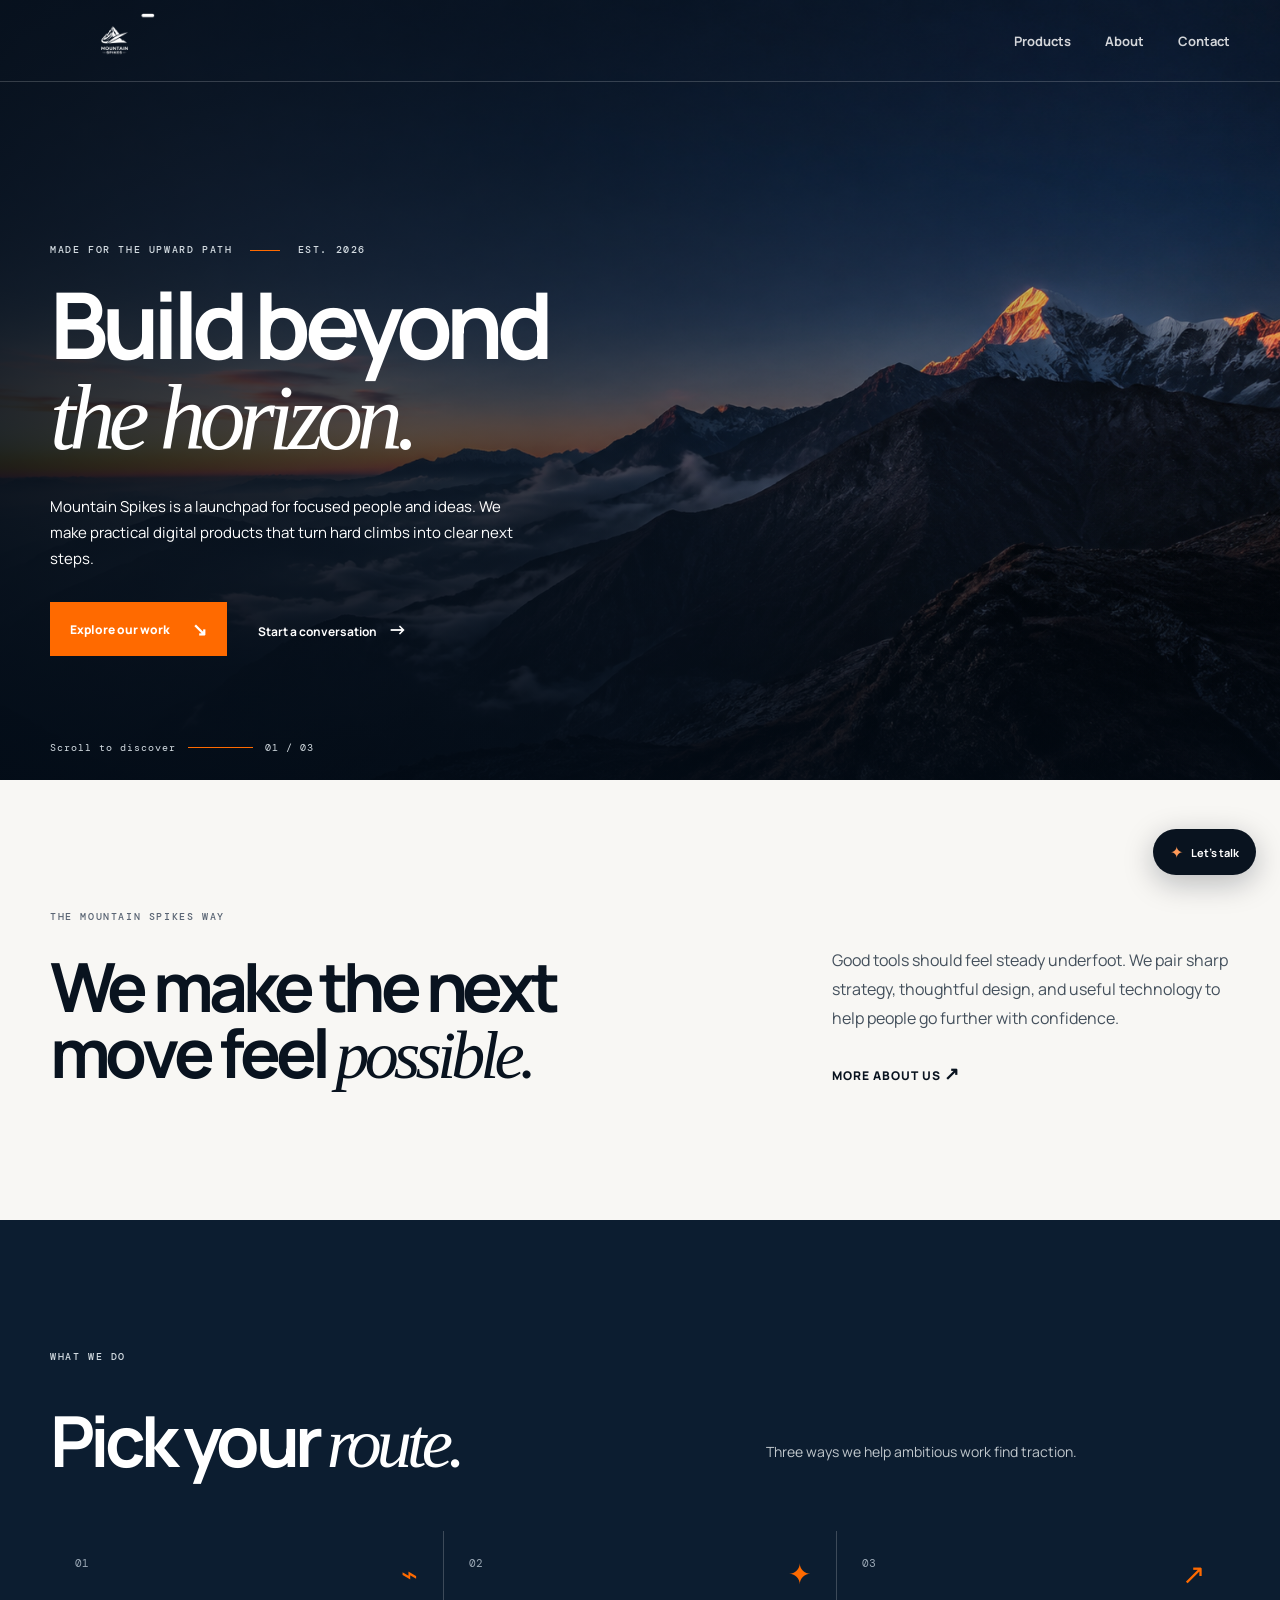
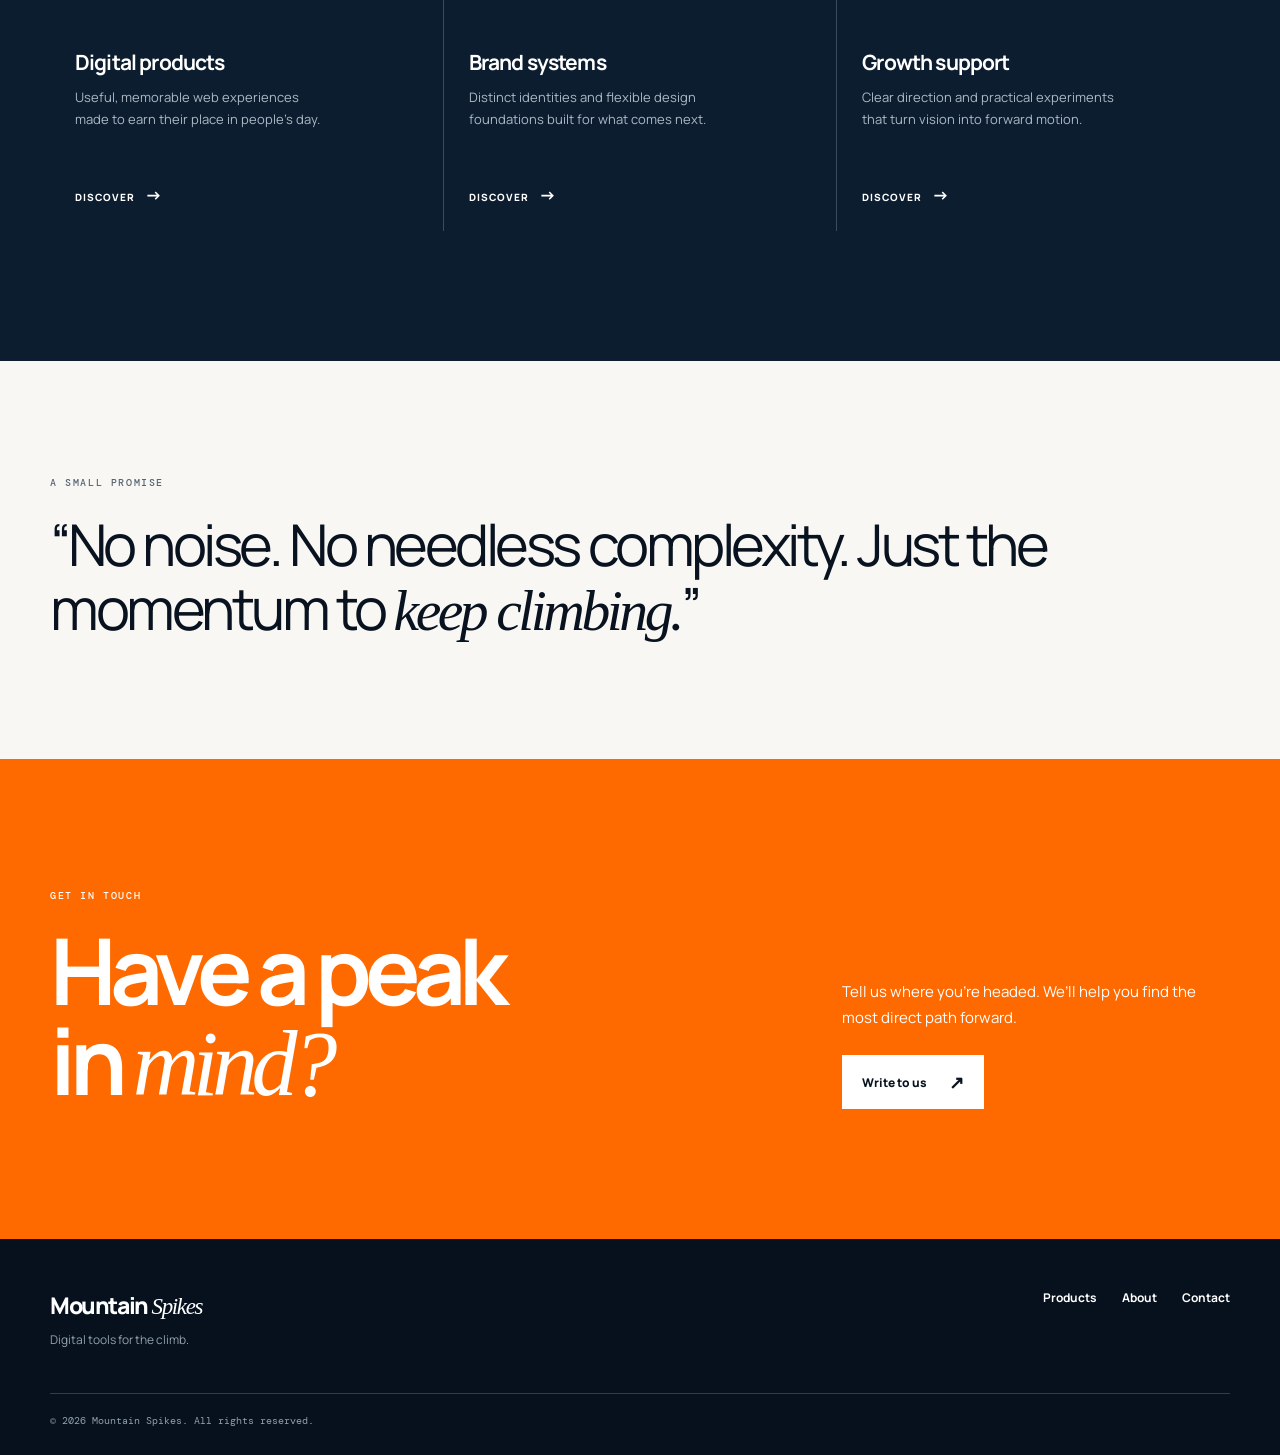
<file: index.html>
<!doctype html>
<html lang="en">
  <head>
    <meta charset="UTF-8" />
    <meta name="viewport" content="width=device-width, initial-scale=1.0" />
    <meta name="description" content="Mountain Spikes builds clear, capable digital tools for ambitious teams." />
    <meta name="theme-color" content="#09131f" />
    <title>Mountain Spikes — Digital tools for the climb</title>
    <link rel="preconnect" href="https://fonts.googleapis.com" />
    <link rel="preconnect" href="https://fonts.gstatic.com" crossorigin />
    <link href="https://fonts.googleapis.com/css2?family=DM+Mono:wght@400;500&family=Manrope:wght@400;500;600;700;800&display=swap" rel="stylesheet" />
    <link rel="stylesheet" href="styles.css" />
  </head>
  <body>
    <a class="skip-link" href="#main">Skip to content</a>
    <header class="site-header" id="top">
      <a class="brand" href="#top" aria-label="Mountain Spikes home">
        <img src="assets/images/mountain-spikes-logo.png" alt="Mountain Spikes" />
      </a>
      <nav class="desktop-nav" aria-label="Primary navigation">
        <a href="#products">Products</a>
        <a href="#about">About</a>
        <a href="#contact">Contact</a>
      </nav>
      <button class="menu-toggle" aria-expanded="false" aria-controls="mobile-menu">Menu <span></span></button>
      <nav class="mobile-menu" id="mobile-menu" aria-label="Mobile navigation">
        <a href="#products">Products</a><a href="#about">About</a><a href="#contact">Contact</a>
      </nav>
    </header>

    <main id="main">
      <section class="hero" aria-labelledby="hero-title">
        <div class="hero-image" role="img" aria-label="Misty alpine mountains at sunrise"></div>
        <div class="hero-shade"></div>
        <div class="hero-content container">
          <p class="eyebrow">Made for the upward path <span></span> Est. 2026</p>
          <h1 id="hero-title">Build beyond<br /><em>the horizon.</em></h1>
          <p class="hero-copy">Mountain Spikes is a launchpad for focused people and ideas. We make practical digital products that turn hard climbs into clear next steps.</p>
          <div class="hero-actions">
            <a class="button button-primary" href="#products">Explore our work <span>↘</span></a>
            <button class="text-button" data-open-chat>Start a conversation <span>→</span></button>
          </div>
        </div>
        <div class="hero-bottom container"><span>Scroll to discover</span><span class="scroll-line"></span><span>01 / 03</span></div>
      </section>

      <section class="intro section container" id="about">
        <p class="eyebrow dark">The Mountain Spikes way</p>
        <div class="intro-grid">
          <h2>We make the next<br />move feel <em>possible.</em></h2>
          <div class="intro-copy"><p>Good tools should feel steady underfoot. We pair sharp strategy, thoughtful design, and useful technology to help people go further with confidence.</p><a class="arrow-link" href="#contact">More about us <span>↗</span></a></div>
        </div>
      </section>

      <section class="products section" id="products" aria-labelledby="products-title">
        <div class="container"><div class="section-heading"><p class="eyebrow">What we do</p><h2 id="products-title">Pick your <em>route.</em></h2><p>Three ways we help ambitious work find traction.</p></div><div class="product-grid" id="product-grid"></div></div>
      </section>

      <section class="statement section container">
        <p class="eyebrow dark">A small promise</p>
        <blockquote>“No noise. No needless complexity. Just the momentum to <em>keep climbing.</em>”</blockquote>
      </section>

      <section class="contact section" id="contact">
        <div class="container contact-inner"><div><p class="eyebrow">Get in touch</p><h2>Have a peak<br />in <em>mind?</em></h2></div><div class="contact-action"><p>Tell us where you’re headed. We’ll help you find the most direct path forward.</p><a class="button button-light" id="email-link" href="mailto:hello@mountainspikes.com">Write to us <span>↗</span></a></div></div>
      </section>
    </main>

    <footer class="site-footer"><div class="container footer-grid"><div><a class="footer-brand" href="#top">Mountain <em>Spikes</em></a><p class="footer-tagline">Digital tools for the climb.</p></div><div class="footer-links"><a href="#products">Products</a><a href="#about">About</a><a href="#contact">Contact</a></div><p class="copyright" id="copyright"></p></div></footer>

    <button class="back-to-top" aria-label="Back to top">↑</button>
    <button class="chat-trigger" data-open-chat aria-label="Open Mountain Spikes chat"><span>✦</span><b>Let’s talk</b></button>
    <aside class="chat-panel" aria-label="Mountain Spikes assistant" aria-hidden="true">
      <div class="chat-head"><div><span class="status-dot"></span> Mountain Spikes</div><button class="close-chat" aria-label="Close chat">×</button></div>
      <div class="chat-body"><p class="chat-label">Trail guide</p><h2>How can we help?</h2><p>Ask about our products, approach, or starting a project.</p><div class="chat-options"><button>What do you build?</button><button>Tell me about your approach</button><button>Start a project</button></div><div class="chat-response" aria-live="polite"></div></div>
      <a class="chat-email" id="chat-email" href="mailto:hello@mountainspikes.com">Email the team <span>↗</span></a>
    </aside>
    <script src="script.js"></script>
  </body>
</html>
</file>
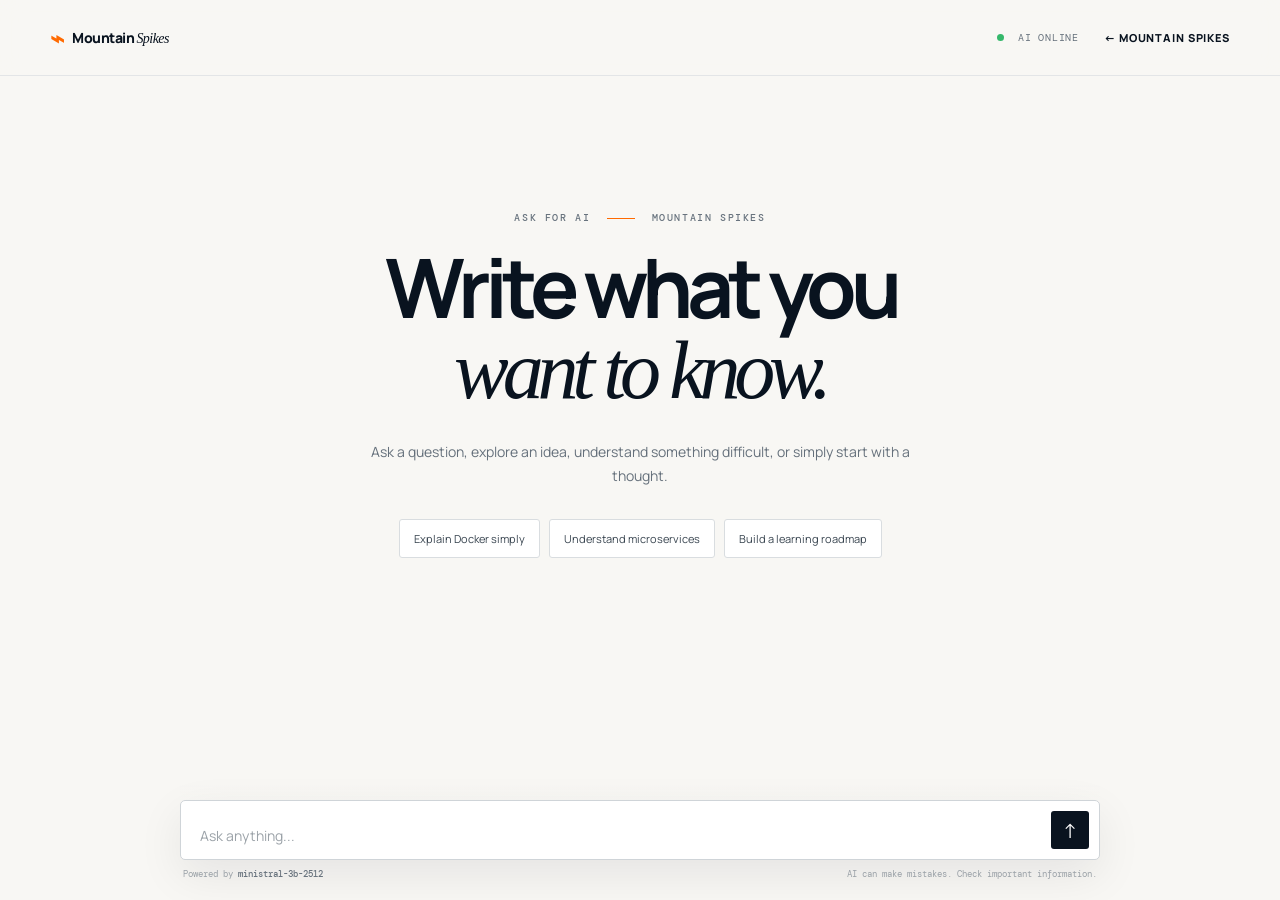
<file: products/ask-ai/index.html>
<!doctype html>
<html lang="en">
<head>
<meta charset="UTF-8">
<meta name="viewport" content="width=device-width, initial-scale=1.0">
<meta name="description" content="Ask for AI — a focused AI workspace by Mountain Spikes.">
<title>Ask for AI — Mountain Spikes</title>
<link rel="preconnect" href="https://fonts.googleapis.com">
<link rel="preconnect" href="https://fonts.gstatic.com" crossorigin>
<link href="https://fonts.googleapis.com/css2?family=DM+Mono:wght@400;500&family=Manrope:wght@400;500;600;700;800&display=swap" rel="stylesheet">
<link rel="stylesheet" href="style.css">
</head>
<body>
<header class="topbar">
  <a class="brand" href="../../index.html" aria-label="Mountain Spikes home">
    <span class="brand-mark">⌁</span><span>Mountain <em>Spikes</em></span>
  </a>
  <div class="topbar-right">
    <span class="model-status"><i></i> AI online</span>
    <a href="../../index.html" class="back-link">← Mountain Spikes</a>
  </div>
</header>

<main class="workspace">
  <section class="welcome" id="welcome">
    <p class="eyebrow">ASK FOR AI <span></span> MOUNTAIN SPIKES</p>
    <h1>Write what you<br><em>want to know.</em></h1>
    <p class="subtitle">Ask a question, explore an idea, understand something difficult, or simply start with a thought.</p>
    <div class="suggestions" aria-label="Suggested prompts">
      <button data-prompt="Explain Docker in simple terms">Explain Docker simply</button>
      <button data-prompt="Help me understand microservices">Understand microservices</button>
      <button data-prompt="Give me a practical Java learning roadmap">Build a learning roadmap</button>
    </div>
  </section>

  <section class="conversation" id="conversation" aria-live="polite"></section>

  <form class="composer-wrap" id="composer-form">
    <div class="composer">
      <textarea id="prompt" rows="1" maxlength="8000" placeholder="Ask anything..." aria-label="Ask anything"></textarea>
      <button class="send-button" type="submit" aria-label="Send message">↑</button>
    </div>
    <div class="composer-meta">
      <span>Powered by <strong>ministral-3b-2512</strong></span>
      <span>AI can make mistakes. Check important information.</span>
    </div>
  </form>
</main>
<script src="script.js"></script>
</body>
</html>
</file>
<file: styles.css>
:root{--ink:#09131f;--navy:#0c1d30;--orange:#ff6a00;--cream:#f4f0e9;--paper:#f8f7f4;--muted:#a7b0b9;--line:rgba(255,255,255,.18);--sans:Manrope,Arial,sans-serif;--mono:"DM Mono",monospace}*{box-sizing:border-box}html{scroll-behavior:smooth}body{margin:0;background:var(--paper);color:var(--ink);font-family:var(--sans);font-size:16px}a{color:inherit;text-decoration:none}button{font:inherit}.container{width:min(1180px,calc(100% - 48px));margin:auto}.skip-link{position:fixed;left:-999px;z-index:1000;background:white;padding:12px}.skip-link:focus{left:12px;top:12px}.site-header{height:82px;display:flex;align-items:center;justify-content:space-between;padding:0 max(24px,calc((100vw - 1180px)/2));position:absolute;z-index:10;top:0;width:100%;color:white;border-bottom:1px solid var(--line)}.brand img{display:block;width:128px;height:55px;object-fit:contain;filter:brightness(0) invert(1) contrast(1.2)}.desktop-nav{display:flex;gap:34px;font-size:13px;font-weight:700}.desktop-nav a{opacity:.82}.desktop-nav a:hover{opacity:1;color:#ff9a59}.menu-toggle,.mobile-menu{display:none}.hero{height:min(780px,100svh);min-height:640px;position:relative;color:#fff;overflow:hidden}.hero-image,.hero-shade{position:absolute;inset:0}.hero-image{background:url('assets/images/alpine-hero.png') center/cover no-repeat;animation:slowZoom 18s ease-in-out infinite alternate}.hero-shade{background:linear-gradient(90deg,rgba(3,12,23,.88) 0%,rgba(3,12,23,.62) 42%,rgba(3,12,23,.12) 90%),linear-gradient(0deg,rgba(3,12,23,.68),transparent 45%)}@keyframes slowZoom{to{transform:scale(1.05)}}.hero-content{position:relative;padding-top:clamp(175px,27vh,250px)}.eyebrow{font:500 10px var(--mono);text-transform:uppercase;letter-spacing:.16em;color:#d4dce2;margin:0 0 23px}.eyebrow span{height:1px;width:30px;background:var(--orange);display:inline-block;vertical-align:middle;margin:0 10px}.hero h1,.intro h2,.section-heading h2,.contact h2{font-size:clamp(49px,7.2vw,100px);line-height:.98;letter-spacing:-.07em;margin:0;font-weight:700}.hero h1 em,h2 em,blockquote em,.footer-brand em{font-family:Georgia,serif;font-weight:400}.hero-copy{max-width:485px;line-height:1.75;font-size:15px;margin:30px 0}.hero-actions{display:flex;align-items:center;gap:25px}.button{border:0;padding:15px 20px;display:inline-flex;gap:22px;align-items:center;font-size:12px;font-weight:800;cursor:pointer;transition:transform .2s,background .2s}.button:hover{transform:translateY(-3px)}.button-primary{background:var(--orange);color:white}.button span,.arrow-link span{font-size:18px}.text-button{border:0;background:none;color:#fff;font-weight:700;font-size:12px;cursor:pointer}.text-button span{font-size:19px;margin-left:9px}.hero-bottom{position:absolute;bottom:26px;left:0;right:0;display:flex;gap:12px;align-items:center;font:10px var(--mono);letter-spacing:.1em;color:#d4dce2}.scroll-line{height:1px;width:65px;background:var(--orange)}.section{padding:130px 0}.intro-grid{display:grid;grid-template-columns:1.2fr .7fr;gap:100px;align-items:end}.eyebrow.dark{color:#596473}.intro h2{font-size:clamp(38px,5.3vw,70px)}.intro-copy{font-size:16px;line-height:1.8;color:#44505c}.intro-copy p{margin:0 0 25px}.arrow-link{font-size:12px;text-transform:uppercase;font-weight:800;letter-spacing:.08em;color:var(--ink)}.products{background:var(--navy);color:#fff}.section-heading{display:grid;grid-template-columns:1.2fr .8fr;gap:20px;align-items:end;margin-bottom:53px}.section-heading .eyebrow{grid-column:1/-1}.section-heading h2{font-size:clamp(42px,5.5vw,76px)}.section-heading>p:last-child{line-height:1.7;max-width:320px;color:#c0c7cc;font-size:14px}.product-grid{display:grid;grid-template-columns:repeat(3,1fr);gap:1px;background:rgba(255,255,255,.2)}.product-card{background:var(--navy);padding:25px;min-height:300px;display:flex;flex-direction:column;transition:background .25s}.product-card:hover{background:#122b46}.card-top{display:flex;justify-content:space-between;color:#9ba8b5;font:11px var(--mono)}.card-symbol{font-size:28px;color:var(--orange)}.product-card h3{font-size:21px;letter-spacing:-.04em;margin:55px 0 10px}.product-card p{margin:0;line-height:1.7;color:#adb9c4;font-size:13px;max-width:255px}.product-card a{margin-top:auto;text-transform:uppercase;font-size:10px;letter-spacing:.1em;font-weight:800;padding-top:25px}.product-card a span{font-size:17px;margin-left:7px}.statement{padding-top:115px;padding-bottom:115px}.statement blockquote{font-size:clamp(31px,4.5vw,62px);letter-spacing:-.06em;line-height:1.12;max-width:1020px;margin:0}.contact{background:var(--orange);color:white}.contact-inner{display:grid;grid-template-columns:1.1fr .6fr;align-items:end;gap:80px}.contact .eyebrow{color:#fff}.contact-action p{line-height:1.75;font-size:15px;margin:0 0 24px}.button-light{background:#fff;color:var(--ink)}.site-footer{background:#07111d;color:white;padding:50px 0 28px}.footer-grid{display:grid;grid-template-columns:1fr auto;gap:20px}.footer-brand{font-size:23px;font-weight:800;letter-spacing:-.06em}.footer-tagline{font-size:12px;color:#91a0ad;margin:10px 0 0}.footer-links{display:flex;gap:25px;font-size:12px;font-weight:700}.copyright{grid-column:1/-1;border-top:1px solid var(--line);padding-top:20px;margin:25px 0 0;color:#91a0ad;font:10px var(--mono)}.back-to-top{position:fixed;right:24px;bottom:90px;border:0;width:42px;height:42px;border-radius:50%;background:white;color:var(--ink);box-shadow:0 8px 25px #06101d33;font-size:21px;cursor:pointer;opacity:0;pointer-events:none;transform:translateY(10px);transition:.2s;z-index:9}.back-to-top.visible{opacity:1;pointer-events:auto;transform:none}.chat-trigger{position:fixed;right:24px;bottom:25px;border:0;background:var(--ink);color:white;padding:12px 17px;border-radius:99px;display:flex;align-items:center;gap:8px;cursor:pointer;box-shadow:0 8px 30px #06101d44;z-index:9}.chat-trigger span{color:#ff9a59}.chat-trigger b{font-size:11px}.chat-panel{position:fixed;right:24px;bottom:25px;width:min(370px,calc(100% - 36px));background:#fff;z-index:20;box-shadow:0 20px 60px #05111f66;transform:translateY(20px) scale(.97);opacity:0;pointer-events:none;transition:.25s;border-radius:2px;overflow:hidden}.chat-panel.open{opacity:1;pointer-events:auto;transform:none}.chat-head{background:var(--ink);color:white;display:flex;justify-content:space-between;padding:17px 18px;font-size:12px;font-weight:800}.status-dot{display:inline-block;width:7px;height:7px;border-radius:50%;background:#62d090;margin-right:6px}.close-chat{border:0;background:none;color:white;font-size:22px;line-height:.6;cursor:pointer}.chat-body{padding:25px}.chat-label{font:10px var(--mono);letter-spacing:.15em;text-transform:uppercase;color:#677482;margin:0}.chat-body h2{margin:10px 0;font-size:27px;letter-spacing:-.05em}.chat-body>p:not(.chat-label){line-height:1.65;color:#53606d;font-size:13px}.chat-options{display:grid;gap:8px;margin-top:20px}.chat-options button{background:#f0f1f1;border:0;text-align:left;padding:12px;font-size:12px;cursor:pointer}.chat-options button:hover{background:#ffe1ca}.chat-response{font-size:12px;line-height:1.6;color:#4e5b66;margin-top:14px;min-height:0}.chat-email{display:flex;justify-content:space-between;padding:16px 25px;border-top:1px solid #e8e8e8;font-size:12px;font-weight:800}.chat-email span{color:var(--orange);font-size:17px}
@media(max-width:700px){.container{width:min(100% - 36px,1180px)}.site-header{height:70px;padding:0 18px}.brand img{width:110px}.desktop-nav{display:none}.menu-toggle{display:flex;gap:8px;align-items:center;color:white;border:0;background:none;font-size:11px;font-weight:800;text-transform:uppercase;letter-spacing:.1em}.menu-toggle span,.menu-toggle:after{content:"";display:block;width:16px;height:1px;background:white}.mobile-menu{display:none;position:absolute;top:69px;left:0;right:0;background:var(--ink);padding:18px}.mobile-menu.is-open{display:grid;gap:18px}.mobile-menu a{font-size:13px;font-weight:700}.hero{min-height:620px;height:90svh}.hero-content{padding-top:172px}.hero h1{font-size:53px}.hero-copy{font-size:13px;margin:25px 0}.hero-actions{gap:15px;flex-wrap:wrap}.hero-bottom{bottom:20px}.hero-bottom span:last-child{margin-left:auto}.section{padding:80px 0}.intro-grid,.contact-inner,.section-heading{grid-template-columns:1fr;gap:28px}.intro h2{font-size:43px}.section-heading{margin-bottom:35px}.section-heading .eyebrow{margin-bottom:-12px}.section-heading h2{font-size:49px}.product-grid{grid-template-columns:1fr}.product-card{min-height:245px}.statement{padding:80px 0}.statement blockquote{font-size:35px}.contact h2{font-size:54px}.footer-grid{grid-template-columns:1fr}.footer-links{grid-row:2;gap:22px}.copyright{margin-top:10px}.chat-trigger{right:18px;bottom:18px}.back-to-top{right:18px;bottom:80px}.hero-image{background-position:57% center}}
</file>
<file: products/ask-ai/style.css>
:root{--ink:#09131f;--navy:#0c1d30;--orange:#ff6a00;--paper:#f8f7f4;--line:#e3e5e7;--sans:Manrope,Arial,sans-serif;--mono:"DM Mono",monospace}
*{box-sizing:border-box}html,body{min-height:100%}body{margin:0;background:var(--paper);color:var(--ink);font-family:var(--sans)}button,textarea{font:inherit}a{color:inherit;text-decoration:none}
.topbar{height:76px;border-bottom:1px solid var(--line);display:flex;align-items:center;justify-content:space-between;padding:0 max(24px,calc((100vw - 1180px)/2));background:rgba(248,247,244,.92);backdrop-filter:blur(12px);position:sticky;top:0;z-index:10}
.brand{display:flex;align-items:center;gap:9px;font-size:14px;font-weight:800;letter-spacing:-.04em}.brand em{font-family:Georgia,serif;font-weight:400}.brand-mark{color:var(--orange);font-size:24px;line-height:1}
.topbar-right{display:flex;align-items:center;gap:25px}.model-status{font:10px var(--mono);text-transform:uppercase;letter-spacing:.08em;color:#66717c}.model-status i{width:7px;height:7px;display:inline-block;border-radius:50%;background:#35b86b;margin-right:7px}.back-link{font-size:11px;font-weight:800;text-transform:uppercase;letter-spacing:.08em}
.workspace{width:min(920px,calc(100% - 40px));margin:auto;min-height:calc(100vh - 76px);display:flex;flex-direction:column}.welcome{text-align:center;padding:clamp(90px,15vh,150px) 0 45px}
.eyebrow{font:500 10px var(--mono);letter-spacing:.16em;color:#68737e;margin:0 0 23px}.eyebrow span{display:inline-block;width:28px;height:1px;background:var(--orange);vertical-align:middle;margin:0 9px}
h1{font-size:clamp(48px,7vw,82px);line-height:.98;letter-spacing:-.075em;margin:0;font-weight:700}h1 em{font-family:Georgia,serif;font-weight:400}
.subtitle{max-width:570px;margin:28px auto 0;color:#65707b;line-height:1.75;font-size:14px}.suggestions{display:flex;justify-content:center;flex-wrap:wrap;gap:9px;margin-top:30px}.suggestions button{border:1px solid #d9dde0;background:white;color:#394550;padding:11px 14px;border-radius:3px;font-size:11px;cursor:pointer;transition:.2s}.suggestions button:hover{border-color:var(--orange);transform:translateY(-2px)}
.conversation{display:grid;gap:26px;padding:15px 0 145px}.message{display:flex;gap:14px;animation:appear .25s ease both}.message.user{justify-content:flex-end}.message-bubble{max-width:78%;padding:15px 18px;line-height:1.7;font-size:14px;white-space:pre-wrap}.message.assistant .message-bubble{background:white;border:1px solid var(--line)}.message.user .message-bubble{background:var(--ink);color:white}
.thinking .message-bubble{display:flex;gap:5px;align-items:center;min-width:70px}.dot{width:5px;height:5px;border-radius:50%;background:#7d8790;animation:pulse 1s infinite ease-in-out}.dot:nth-child(2){animation-delay:.15s}.dot:nth-child(3){animation-delay:.3s}
.composer-wrap{position:fixed;bottom:0;left:50%;transform:translateX(-50%);width:min(920px,calc(100% - 40px));padding:16px 0 20px;background:linear-gradient(transparent,var(--paper) 22%)}.composer{display:flex;align-items:flex-end;gap:10px;padding:10px 10px 10px 17px;border:1px solid #cfd4d8;background:white;box-shadow:0 15px 45px rgba(9,19,31,.08);border-radius:5px}
textarea{resize:none;border:0;outline:0;width:100%;max-height:180px;background:transparent;color:var(--ink);line-height:1.55;font-size:14px}textarea::placeholder{color:#9ba2a8}.send-button{flex:0 0 38px;width:38px;height:38px;border:0;background:var(--ink);color:white;border-radius:3px;cursor:pointer;font-size:20px;transition:.2s}.send-button:hover{background:var(--orange);transform:translateY(-2px)}
.composer-meta{display:flex;justify-content:space-between;padding:8px 3px 0;color:#9aa1a7;font:9px var(--mono)}.composer-meta strong{color:#68737d;font-weight:500}
@keyframes appear{from{opacity:0;transform:translateY(7px)}to{opacity:1;transform:none}}@keyframes pulse{0%,80%,100%{opacity:.25;transform:translateY(0)}40%{opacity:1;transform:translateY(-2px)}}
@media(max-width:650px){.topbar{height:66px;padding:0 18px}.topbar-right{gap:0}.model-status{display:none}.workspace{width:min(100% - 28px,920px)}.welcome{padding-top:75px}h1{font-size:49px}.subtitle{font-size:13px}.suggestions button{width:100%}.message-bubble{max-width:90%}.composer-wrap{width:calc(100% - 28px)}.composer-meta span:last-child{display:none}}
</file>
